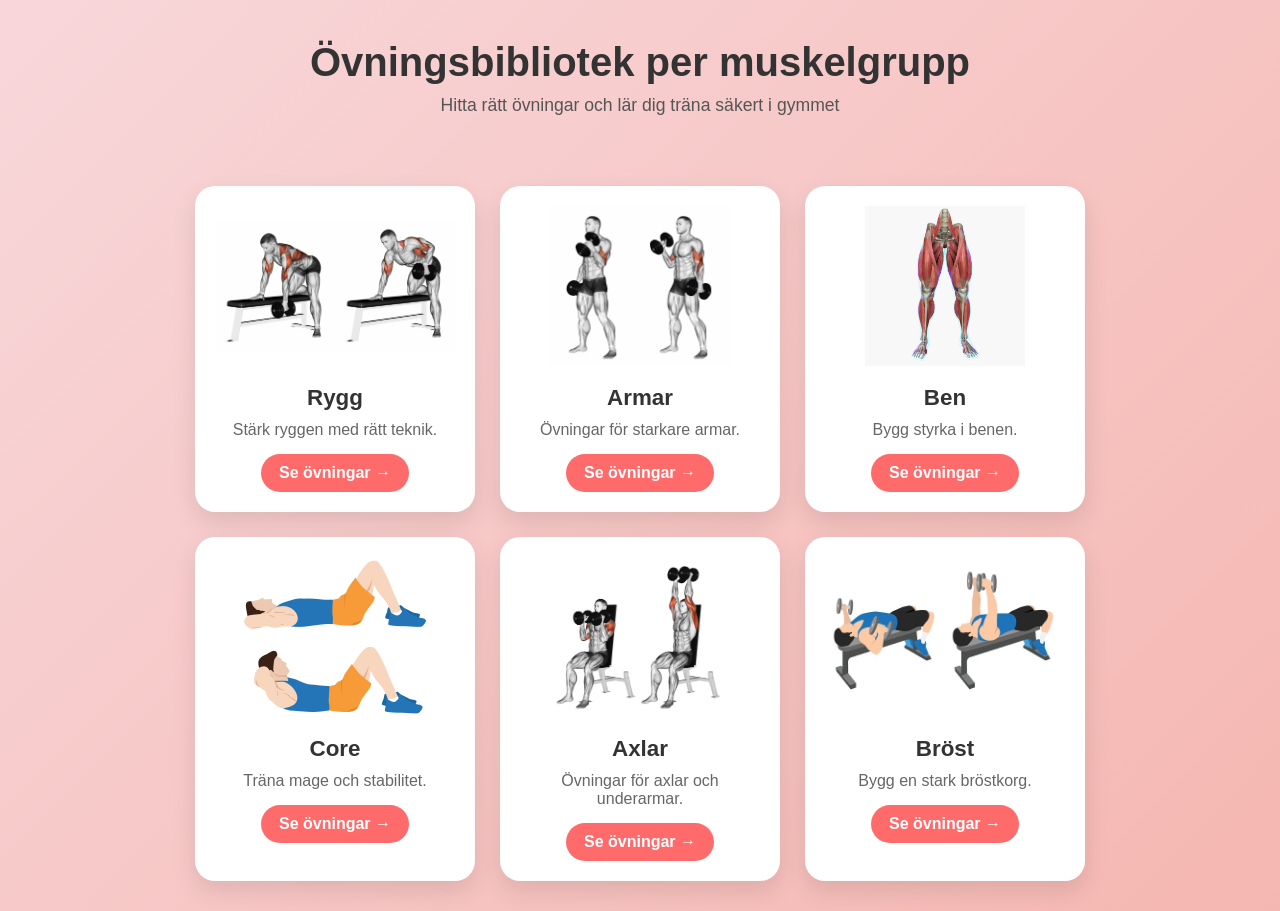
<file: index.html>
<!DOCTYPE html>
<html lang="sv">

<head>
    <meta charset="UTF-8">
    <meta name="viewport" content="width=device-width, initial-scale=1.0">
    <title>Gymövningar</title>
    <link rel="stylesheet" href="style.css">
</head>

<body>
    <div class="container">
    <header>
        <h1>Övningsbibliotek per muskelgrupp</h1>
        <p>Hitta rätt övningar och lär dig träna säkert i gymmet</p>
    </header>

    <main class="grid">

        <div class="card">
            <img src="./bilder/rygg.webp" alt="Rygg">
            <h2>Rygg</h2>
            <p>Stärk ryggen med rätt teknik.</p>
            <a href="rygg.html">Se övningar →</a>
        </div>

        <div class="card">
            <img src="./bilder/biceps.webp" alt="Armar">
            <h2>Armar</h2>
            <p>Övningar för starkare armar.</p>
            <a href="armar.html">Se övningar →</a>
        </div>

        <div class="card">
            <img src="./bilder/ben.jpg" alt="Ben">
            <h2>Ben</h2>
            <p>Bygg styrka i benen.</p>
            <a href="ben.html">Se övningar →</a>
        </div>

        <div class="card">
            <img src="/bilder/core.webp" alt="Core">
            <h2>Core</h2>
            <p>Träna mage och stabilitet.</p>
            <a href="core.html">Se övningar →</a>
        </div>

        <div class="card">
            <img src="./bilder/axlar .png" alt="Axlar">
            <h2>Axlar</h2>
            <p>Övningar för axlar och underarmar.</p>
            <a href="axlar.html ">Se övningar →</a>
        </div>

        <div class="card">
            <img src="./bilder/chest.webp" alt="Bröst">
            <h2>Bröst</h2>
            <p>Bygg en stark bröstkorg.</p>
            <a href="bröst.html">Se övningar →</a>
        </div>

    </main>
    </div>

</body>
</html>
</file>
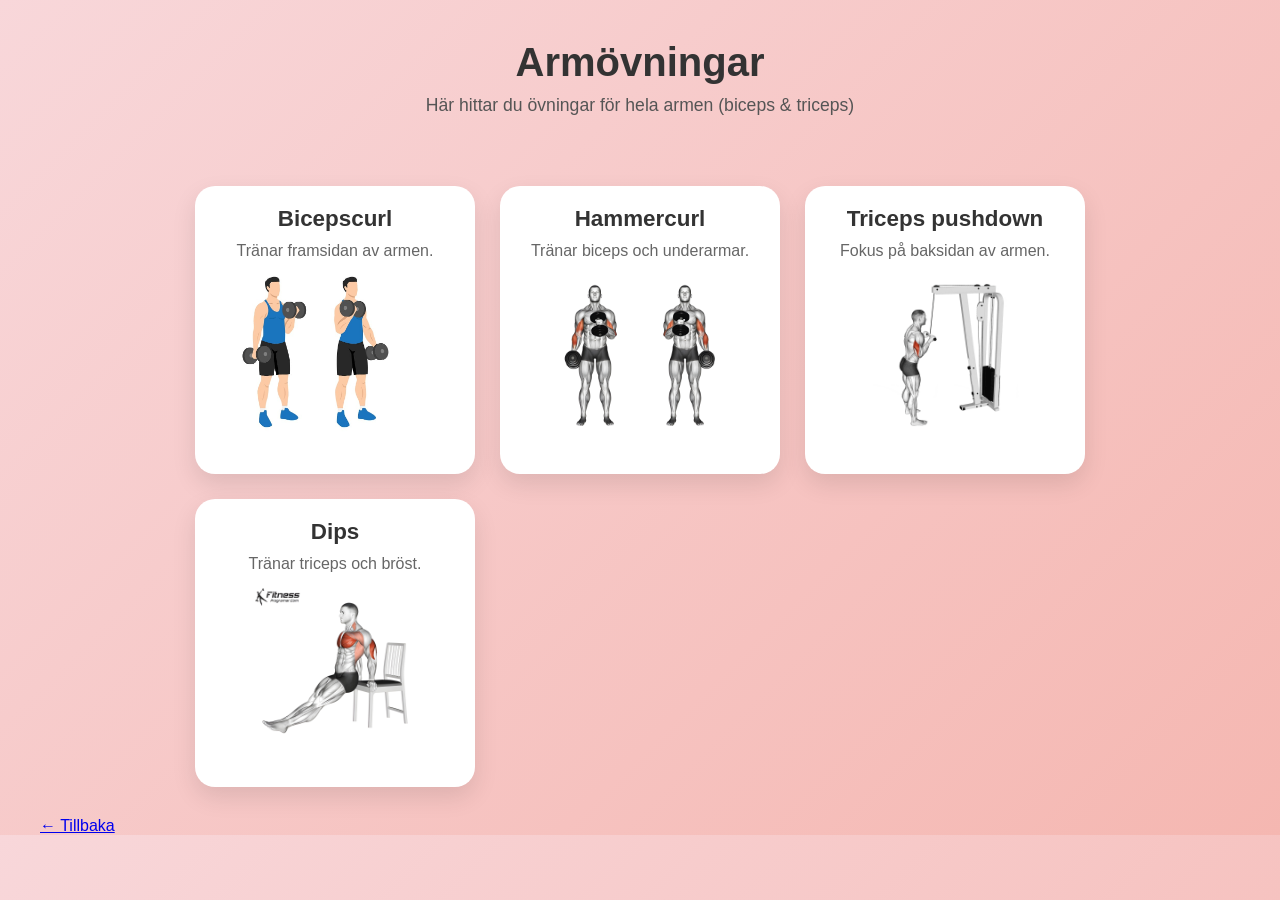
<file: armar.html>
<!DOCTYPE html>
<html lang="sv">
<head>
    <meta charset="UTF-8">
    <title>Armar övningar</title>
    <link rel="stylesheet" href="style.css">
</head>
<body>

<div class="container">
    <header>
        <h1>Armövningar</h1>
        <p>Här hittar du övningar för hela armen (biceps & triceps)</p>
    </header>

    <main>
        <div class="card">
            <h2>Bicepscurl</h2>
            <p>Tränar framsidan av armen.</p>
            <img src="./inpicture/bicepcurls.jpg" alt="">
        </div>

        <div class="card">
            <h2>Hammercurl</h2>
            <p>Tränar biceps och underarmar.</p> 
            <img src="./inpicture/hammercurk.jpg" alt="">
        </div>

        <div class="card">
            <h2>Triceps pushdown</h2>
            <p>Fokus på baksidan av armen.</p>
            <img src="./inpicture/tri push.gif" alt="">
        </div>

        <div class="card">
            <h2>Dips</h2>
            <p>Tränar triceps och bröst.</p>
            <img src="./inpicture/dips.jpg" alt="">
        </div>
    </main>

    <a href="index.html">← Tillbaka</a>
</div>

</body>
</html>
</file>
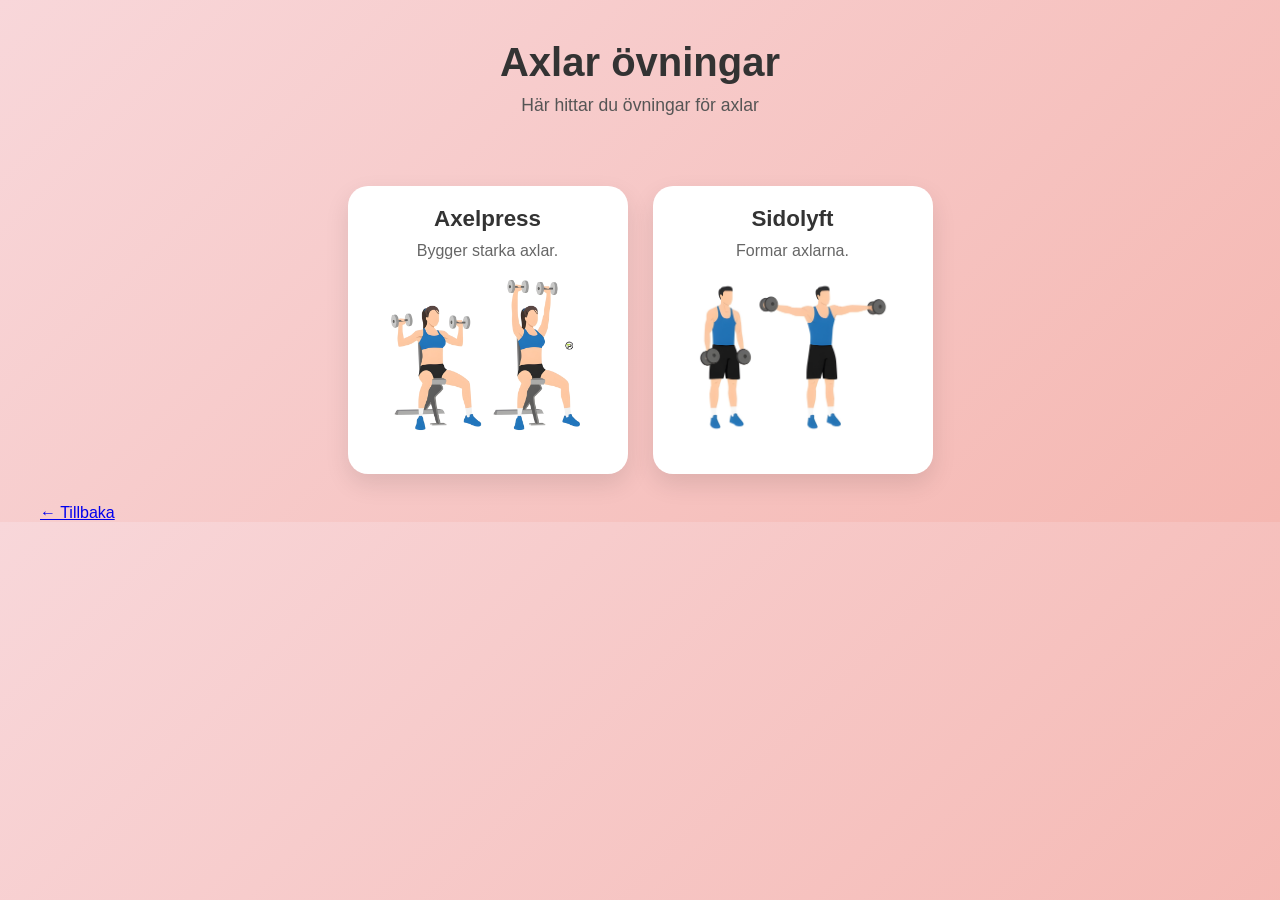
<file: axlar.html>
<!DOCTYPE html>
<html lang="sv">
<head>
    <meta charset="UTF-8">
    <title>Axlar övningar</title>
    <link rel="stylesheet" href="style.css">
</head>
<body>

<div class="container">
    <header>
        <h1>Axlar övningar</h1>
        <p>Här hittar du övningar för axlar</p>
    </header>

    <main>
        <div class="card">
            <h2>Axelpress</h2>
            <p>Bygger starka axlar.</p>
            <img src="./inpicture/axelpress.jpg" alt="">
        </div>

        <div class="card">
            <h2>Sidolyft</h2>
            <p>Formar axlarna.</p>
            <img src="./inpicture/sidolyft.jpg" alt="">
        </div>
    </main>

    <a href="index.html">← Tillbaka</a>
</div>

</body>
</html>
</file>
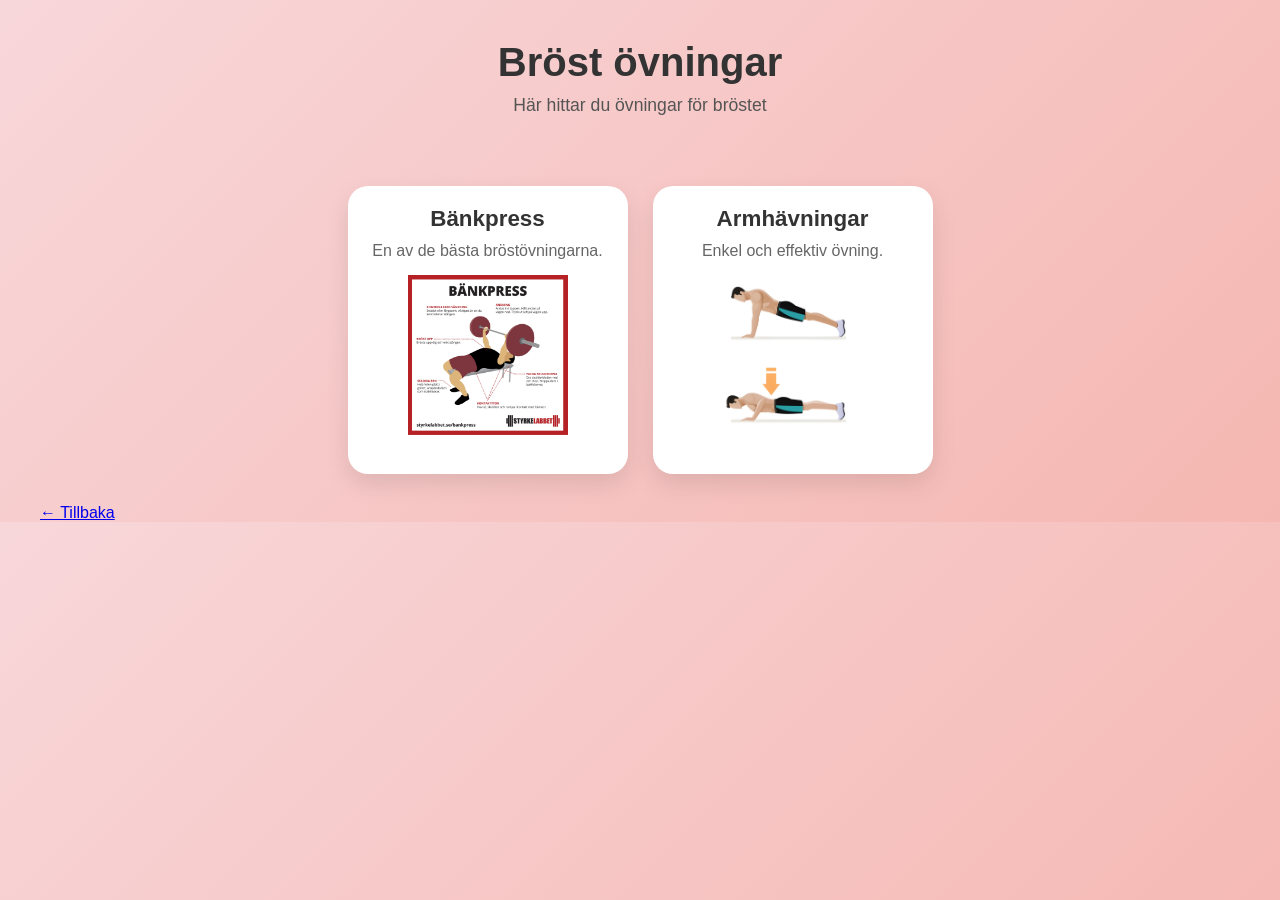
<file: bröst.html>
<!DOCTYPE html>
<html lang="sv">
<head>
    <meta charset="UTF-8">
    <title>Bröst övningar</title>
    <link rel="stylesheet" href="style.css">
</head>
<body>

<div class="container">
    <header>
        <h1>Bröst övningar</h1>
        <p>Här hittar du övningar för bröstet</p>
    </header>

    <main>
        <div class="card">
            <h2>Bänkpress</h2>
            <p>En av de bästa bröstövningarna.</p>
            <img src="./inpicture/bankpress.webp" alt="">
        </div>

        <div class="card">
            <h2>Armhävningar</h2>
            <p>Enkel och effektiv övning.</p>
            <img src="./inpicture/pushup.jpg" alt="">
        </div>
    </main>

    <a href="index.html">← Tillbaka</a>
</div>

</body>
</html>
</file>
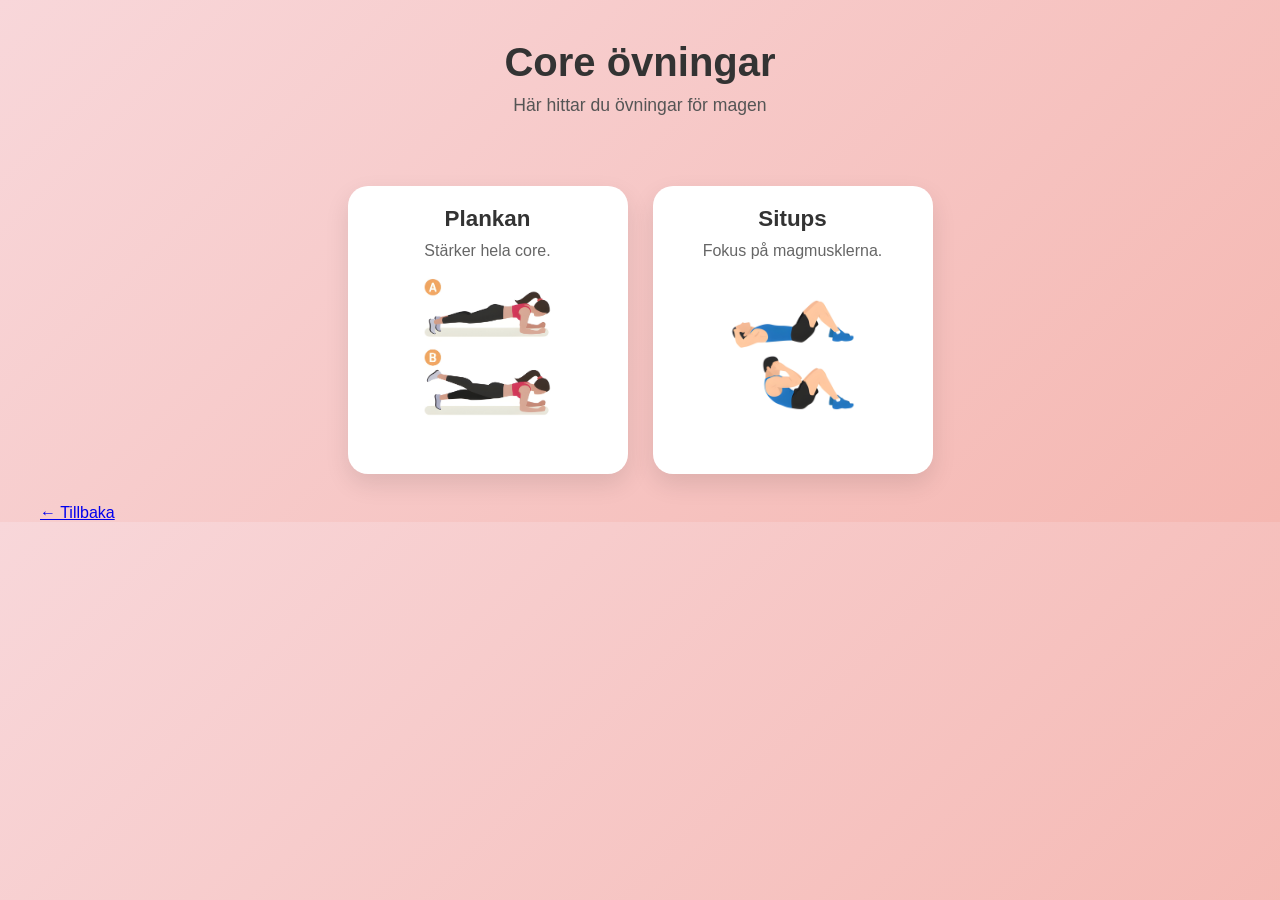
<file: core.html>
<!DOCTYPE html>
<html lang="sv">
<head>
    <meta charset="UTF-8">
    <title>Core övningar</title>
    <link rel="stylesheet" href="style.css">
</head>
<body>

<div class="container">
    <header>
        <h1>Core övningar</h1>
        <p>Här hittar du övningar för magen</p>
    </header>

    <main>
        <div class="card">
            <h2>Plankan</h2>
            <p>Stärker hela core.</p>
            <img src="./inpicture/plankan.jpg" alt="">
        </div>

        <div class="card">
            <h2>Situps</h2>
            <p>Fokus på magmusklerna.</p>
            <img src="./inpicture/situps.jpg" alt="">
        </div>
    </main>

    <a href="index.html">← Tillbaka</a>
</div>

</body>
</html>
</file>
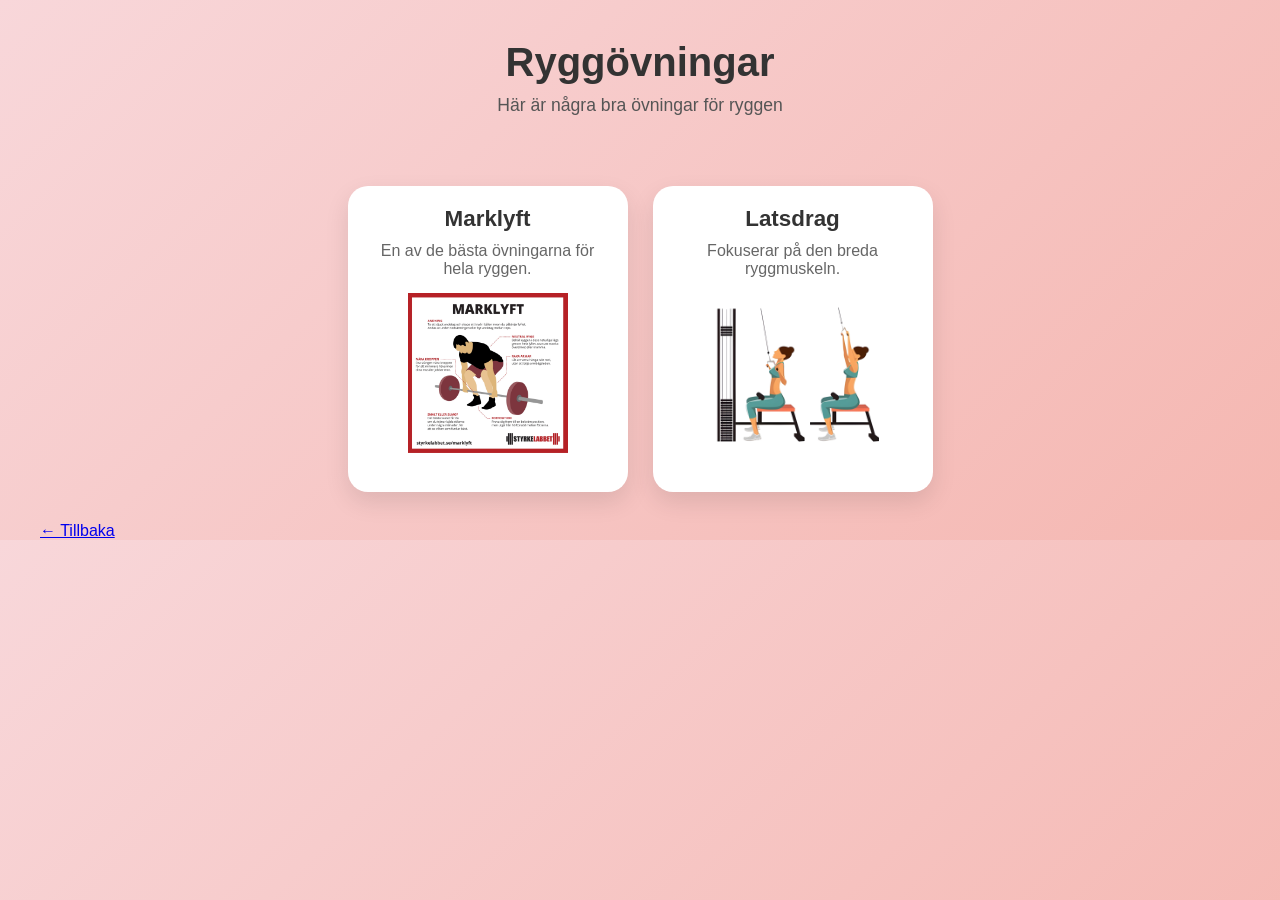
<file: rygg.html>
<!DOCTYPE html>
<html lang="sv">
<head>
    <meta charset="UTF-8">
    <title>Ryggövningar</title>
    <link rel="stylesheet" href="style.css">
</head>
<body>

<div class="container">
    <header>
        <h1>Ryggövningar</h1>
        <p>Här är några bra övningar för ryggen</p>
    </header>

    <main>
        <div class="card">
            <h2>Marklyft</h2>
            <p>En av de bästa övningarna för hela ryggen.</p>
            <img src="./inpicture/marklyft .webp" alt="">
        </div>

        <div class="card">
            <h2>Latsdrag</h2>
            <p>Fokuserar på den breda ryggmuskeln.</p>
            <img src="./inpicture/latsdrag.jpg" alt="">
        </div>
    </main>

    <a href="index.html">← Tillbaka</a>
</div>

</body>
</html>
</file>
<file: style.css>
* {
    margin: 0;
    padding: 0;
    box-sizing: border-box;
    font-family: Arial, Helvetica, sans-serif;
}

body {
    background: linear-gradient(135deg, #f8d7da, #f5b7b1);
    display: flex;
    justify-content: center;
    color: #333;
}

/* CONTAINER */
.container {
    max-width: 1200px;
    width: 100%;
}

/* HEADER */
header {
    text-align: center;
    padding: 40px 20px;
}

header h1 {
    font-size: 2.5rem;
    margin-bottom: 10px;
}

header p {
    color: #555;
    font-size: 1.1rem;
}

/* GRID */
main {
    display: grid;
    grid-template-columns: repeat(auto-fit, minmax(250px, 280px));
    justify-content: center;
    gap: 25px;
    padding: 30px;
}

/* CARD */
.card {
    background: white;
    border-radius: 20px;
    padding: 20px;
    text-align: center;
    transition: all 0.3s ease;
    box-shadow: 0 10px 25px rgba(0,0,0,0.1);
}

/* HOVER */
.card:hover {
    transform: translateY(-10px) scale(1.03);
    box-shadow: 0 20px 40px rgba(0,0,0,0.15);
}

/* IMAGE */
.card img {
    width: 100%;
    height: 160px;
    object-fit: contain;
    margin-bottom: 15px;
}

/* TITLE */
.card h2 {
    margin-bottom: 10px;
    font-size: 1.4rem;
}

/* TEXT */
.card p {
    color: #666;
    margin-bottom: 15px;
}

/* BUTTON */
.card a {
    text-decoration: none;
    color: white;
    background: #ff6b6b;
    padding: 10px 18px;
    border-radius: 25px;
    display: inline-block;
    transition: 0.3s;
    font-weight: bold;
}

.card a:hover {
    background: #e63946;
}
</file>
